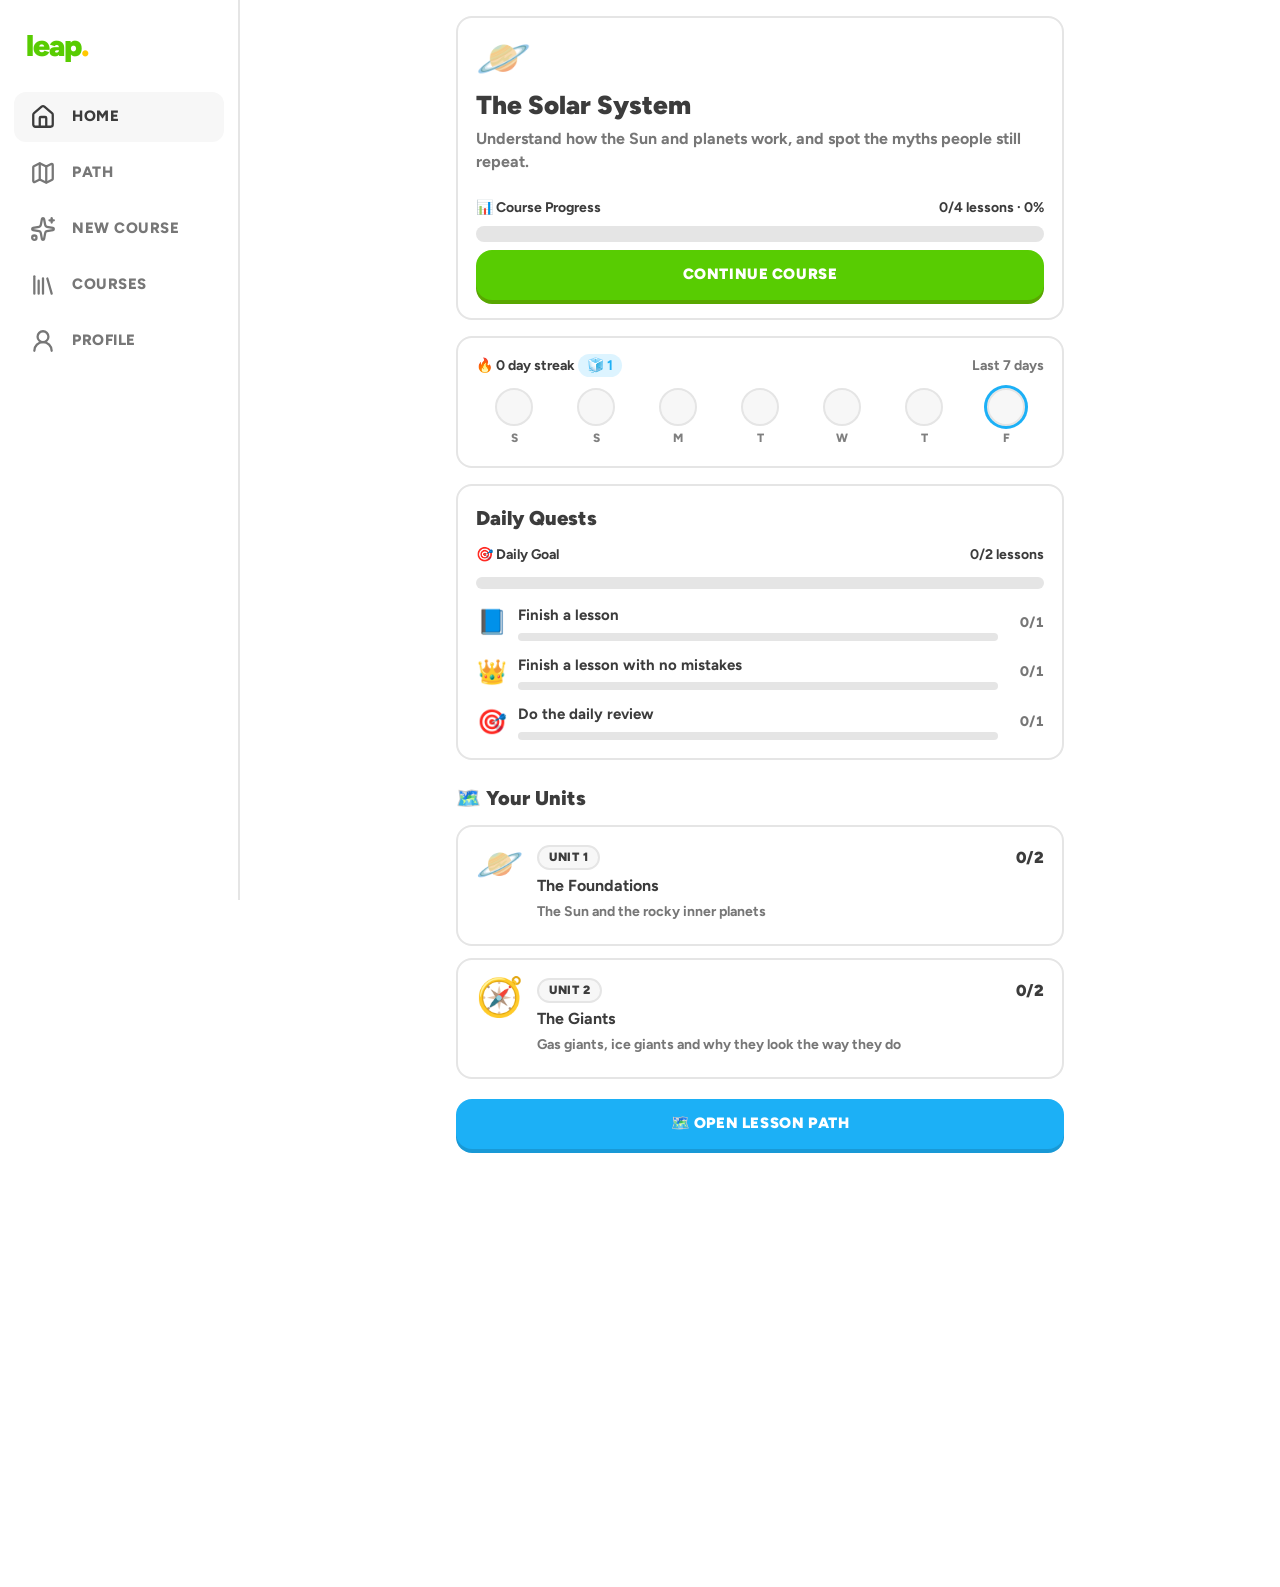
<file: index.html>
<!doctype html>
<html lang="en-GB">
  <head>
    <meta charset="UTF-8" />
    <meta name="viewport" content="width=device-width, initial-scale=1.0, maximum-scale=1.0, user-scalable=no, viewport-fit=cover" />
    <meta name="theme-color" content="#58cc02" />
    <meta http-equiv="Cache-Control" content="no-cache, must-revalidate" />
    <link rel="icon" href="data:image/svg+xml,<svg xmlns=%22http://www.w3.org/2000/svg%22 viewBox=%220 0 100 100%22><text y=%22.9em%22 font-size=%2290%22>🐸</text></svg>" />
    <link rel="apple-touch-icon" href="./leap-icon-180.png" />
    <link rel="manifest" href="./leap.webmanifest" />
    <meta name="apple-mobile-web-app-capable" content="yes" />
    <meta name="mobile-web-app-capable" content="yes" />
    <meta name="apple-mobile-web-app-title" content="Leap" />
    <meta name="apple-mobile-web-app-status-bar-style" content="black-translucent" />
    <link rel="preconnect" href="https://fonts.googleapis.com" />
    <link rel="preconnect" href="https://fonts.gstatic.com" crossorigin />
    <link href="https://fonts.googleapis.com/css2?family=Figtree:wght@500;600;700;800;900&display=swap" rel="stylesheet" />
    <title>Leap · learn anything</title>
    <script type="module" crossorigin src="./assets/learn-DEtTeI2s.js"></script>
    <link rel="stylesheet" crossorigin href="./assets/learn-m3AucYRx.css">
  </head>
  <body>
    <div id="root"></div>
  </body>
</html>
</file>
<file: assets/learn-m3AucYRx.css>
:root{--bg:#fff;--surface:#fff;--surface-2:#f7f7f7;--tile:#f1f3f0;--border:#e5e5e5;--text:#3c3c3c;--muted:#777;--green:#58cc02;--green-dark:#58a700;--green-soft:#d7ffb8;--blue:#1cb0f6;--blue-dark:#1899d6;--blue-soft:#ddf4ff;--red:#ff4b4b;--red-dark:#ea2b2b;--red-soft:#ffdfe0;--gold:#ffc800;--gold-dark:#e5a500;--purple:#ce82ff;--purple-dark:#a568cc;--orange:#ff9600;--orange-dark:#e08500;--pink:#ff86d0;--pink-dark:#db6cb0;--teal:#00cd9c;--teal-dark:#00a67e;--locked:#e5e5e5;--locked-dark:#cecece;--radius:16px;--select-text:var(--blue-dark);--right-text:var(--green-dark);--wrong-text:var(--red-dark);--title:var(--green-dark);--em:#9b51e0;--lightningcss-light:initial;--lightningcss-dark: ;color-scheme:light dark}@media (prefers-color-scheme:dark){:root{--lightningcss-light: ;--lightningcss-dark:initial}:root:not([data-theme=light]){--bg:#131f24;--surface:#131f24;--surface-2:#202f36;--tile:#0e171b;--border:#37464f;--text:#f1f7fb;--muted:#8a9ba5;--green-soft:#1f3a12;--blue-soft:#10334a;--red-soft:#3f1c1f;--locked:#37464f;--locked-dark:#2a383f;--select-text:var(--blue);--right-text:var(--green);--wrong-text:var(--red);--title:var(--green);--em:var(--purple);--lightningcss-light: ;--lightningcss-dark:initial;color-scheme:dark}}:root[data-theme=dark]{--bg:#131f24;--surface:#131f24;--surface-2:#202f36;--tile:#0e171b;--border:#37464f;--text:#f1f7fb;--muted:#8a9ba5;--green-soft:#1f3a12;--blue-soft:#10334a;--red-soft:#3f1c1f;--locked:#37464f;--locked-dark:#2a383f;--select-text:var(--blue);--right-text:var(--green);--wrong-text:var(--red);--title:var(--green);--em:var(--purple);--lightningcss-light: ;--lightningcss-dark:initial;color-scheme:dark}*{box-sizing:border-box}html{-webkit-text-size-adjust:100%}body{background:var(--bg);color:var(--text);margin:0;font-family:Figtree,system-ui,-apple-system,Segoe UI,sans-serif;font-size:16px;font-weight:700;line-height:1.45}h1{margin:0 0 6px;font-size:26px;font-weight:900;line-height:1.2}h2{margin:0 0 10px;font-size:20px;font-weight:900}p{margin:0 0 10px}a{color:var(--blue)}button{font:inherit;color:inherit;cursor:pointer}button:disabled{cursor:default}.muted{color:var(--muted)}.small{font-size:14px}.tiny{margin:6px 0 0;font-size:13px}.good{color:var(--green)}.grow{flex:1;min-width:0}.row-between{justify-content:space-between;align-items:center;gap:10px;display:flex}.stack{flex-direction:column;gap:12px;width:100%;display:flex}.big-emoji{margin-bottom:8px;font-size:52px;line-height:1}.danger-text{color:var(--red)!important}.shell{min-height:100vh;display:flex}.side{border-right:2px solid var(--border);flex-direction:column;flex-shrink:0;gap:6px;width:240px;height:100vh;padding:24px 14px;display:flex;position:sticky;top:0}.logo{color:var(--green);letter-spacing:-1px;padding:0 12px 18px;font-size:30px;font-weight:900}.logo span{color:var(--gold)}.logo-mobile{padding:0;font-size:26px;display:none}.side-link{color:var(--muted);text-transform:uppercase;letter-spacing:.5px;border:2px solid #0000;border-radius:12px;align-items:center;gap:16px;padding:10px 14px;font-size:15px;font-weight:800;text-decoration:none;display:flex}.side-link:hover{background:var(--surface-2)}.side-link{color:var(--muted)}.side-link.active{color:var(--text);background:var(--surface-2);border-color:#0000}.side-link:focus-visible{outline:2px solid var(--muted);outline-offset:2px}.side-icon{place-items:center;display:inline-grid}.content{flex:1;min-width:0}.topbar{z-index:10;background:var(--bg);padding:calc(12px + env(safe-area-inset-top,0px)) 24px 12px;border-bottom:2px solid var(--border);justify-content:flex-end;align-items:center;gap:12px;display:flex;position:sticky;top:0}.stats{align-items:center;gap:6px;display:flex}.stat{color:var(--text);white-space:nowrap;border-radius:12px;align-items:center;gap:4px;padding:6px 10px;font-weight:800;text-decoration:none;display:inline-flex}.stat-emoji{font-size:22px}.stat.streak-on{color:var(--orange)}.stat.xp{color:var(--gold-dark)}.stat.hearts{color:var(--red)}.page{max-width:640px;margin:0 auto;padding:24px 16px 120px}@media (width<=860px){.side{z-index:20;width:auto;height:auto;padding:6px 8px calc(6px + env(safe-area-inset-bottom));border-right:0;border-top:2px solid var(--border);background:var(--bg);flex-direction:row;justify-content:space-around;position:fixed;inset:auto 0 0}.side .logo,.side-label{display:none}.side-link{padding:8px 16px}.logo-mobile{display:block}.topbar{padding:calc(10px + env(safe-area-inset-top,0px)) 16px 10px;justify-content:space-between}.page{padding-bottom:110px}}@media (width<=400px){.stat{padding:6px;font-size:15px}.logo-mobile{font-size:22px}}.btn{--c:var(--green);--d:var(--green-dark);background:var(--c);color:#fff;min-height:50px;box-shadow:0 4px 0 var(--d);text-transform:uppercase;letter-spacing:.6px;-webkit-tap-highlight-color:transparent;border:0;border-radius:16px;justify-content:center;align-items:center;gap:8px;padding:12px 22px;font-size:15px;font-weight:900;text-decoration:none;transition:transform 60ms,box-shadow 60ms,filter .15s;display:inline-flex}.btn:hover:not(:disabled){filter:brightness(1.06)}.btn:active:not(:disabled){box-shadow:0 0 0 var(--d);transform:translateY(4px)}.btn:disabled,.btn.is-disabled{--c:var(--locked);--d:var(--locked-dark);color:var(--muted);pointer-events:none}.btn.blue{--c:var(--blue);--d:var(--blue-dark)}.btn.red{--c:var(--red);--d:var(--red-dark)}.btn.gold{--c:var(--gold);--d:var(--gold-dark);color:#4b3800}.btn.ghost{--c:transparent;--d:var(--border);color:var(--blue);border:2px solid var(--border);box-shadow:0 2px 0 var(--border)}.btn.wide{width:100%}.small-btn{min-height:38px;padding:8px 14px;font-size:13px}.icon-btn{color:var(--muted);background:0 0;border:0;border-radius:10px;padding:6px 8px;font-size:22px}.icon-btn:hover{background:var(--surface-2)}.pbar{background:var(--locked);border-radius:99px;flex:1;min-width:40px;position:relative;overflow:hidden}.pbar-fill{border-radius:99px;min-width:0;height:100%;transition:width .5s cubic-bezier(.3,1.4,.6,1);position:relative}.pbar-fill.green{background:var(--green)}.pbar-fill.gold{background:var(--gold)}.pbar-fill.blue{background:var(--blue)}.pbar-fill.red{background:var(--red)}.pbar-fill.amber{background:var(--orange)}.pbar-shine{background:#ffffff59;border-radius:99px;height:26%;position:absolute;top:22%;left:8px;right:8px}.card{background:var(--surface);border:2px solid var(--border);border-radius:var(--radius);margin-bottom:16px;padding:18px}.empty{text-align:center;flex-direction:column;align-items:center;gap:4px;padding:40px 20px;display:flex}.empty p{max-width:32ch;margin-bottom:16px}.empty h2{text-wrap:balance}.course-card-top{align-items:flex-start;gap:14px;margin-bottom:14px;display:flex}.course-emoji{font-size:44px;line-height:1}.course-card .row-between{margin-bottom:8px}.course-card .btn{margin-top:16px}.goal-card .row-between{margin-bottom:8px}.unit{margin:28px 0 8px}.unit-banner{--c:var(--green);--d:var(--green-dark);background:var(--c);color:#fff;border-radius:var(--radius);box-shadow:0 4px 0 var(--d);justify-content:space-between;align-items:center;gap:14px;padding:16px 18px;display:flex}.unit-banner h2{margin:0 0 2px;font-size:19px}.unit-banner p{opacity:.92;margin:0;font-size:14px}.unit-banner.blue{--c:var(--blue);--d:var(--blue-dark)}.unit-banner.purple{--c:var(--purple);--d:var(--purple-dark)}.unit-banner.orange{--c:var(--orange);--d:var(--orange-dark)}.unit-banner.pink{--c:var(--pink);--d:var(--pink-dark)}.unit-banner.teal{--c:var(--teal);--d:var(--teal-dark)}.unit-progress{flex-direction:column;flex-shrink:0;align-items:flex-end;gap:4px;width:80px;font-size:13px;display:flex}.unit-progress .pbar{background:#0000002e;flex:none;width:100%}.nodes{flex-direction:column;align-items:center;gap:22px;padding:64px 0 10px;display:flex}.node-wrap{flex-direction:column;align-items:center;display:flex;position:relative}.node{--c:var(--green);--d:var(--green-dark);color:#fff;background:var(--c);width:74px;height:68px;box-shadow:0 7px 0 var(--d);border:0;border-radius:50%;font-size:30px;font-weight:900;transition:transform 60ms,box-shadow 60ms}.node:active:not(:disabled){box-shadow:0 1px 0 var(--d);transform:translateY(6px)}.node.blue{--c:var(--blue);--d:var(--blue-dark)}.node.purple{--c:var(--purple);--d:var(--purple-dark)}.node.orange{--c:var(--orange);--d:var(--orange-dark)}.node.pink{--c:var(--pink);--d:var(--pink-dark)}.node.teal{--c:var(--teal);--d:var(--teal-dark)}.node.done{--c:var(--gold);--d:var(--gold-dark)}.node.locked{--c:var(--locked);--d:var(--locked-dark);font-size:24px}.node-label{color:var(--muted);text-align:center;max-width:140px;margin-top:12px;font-size:13px;line-height:1.2}.start-bubble{background:var(--surface);border:2px solid var(--border);color:var(--green);letter-spacing:.5px;white-space:nowrap;z-index:1;border-radius:12px;padding:6px 12px;font-size:14px;font-weight:900;animation:1.2s ease-in-out infinite bob;position:absolute;top:-44px}.start-bubble:after{content:"";background:var(--surface);border-right:2px solid var(--border);border-bottom:2px solid var(--border);width:12px;height:12px;position:absolute;bottom:-8px;left:50%;transform:translate(-50%)rotate(45deg)}@keyframes bob{50%{transform:translateY(-5px)}}.mode{border:2px solid var(--border);background:var(--surface-2);border-radius:14px;margin:14px 0;padding:12px 14px;font-size:14px}.mode.smart{border-color:var(--purple);background:color-mix(in srgb, var(--purple) 12%, var(--bg))}.tabs{grid-template-columns:repeat(3,1fr);gap:10px;margin-bottom:16px;display:grid}.tab{text-align:center;border:2px solid var(--border);background:var(--surface);box-shadow:0 4px 0 var(--border);border-radius:16px;flex-direction:column;align-items:center;gap:4px;padding:14px 8px;display:flex}.tab.active{border-color:var(--blue);background:var(--blue-soft);box-shadow:0 4px 0 var(--blue)}.tab-icon{font-size:32px}.tab-label{font-size:15px;font-weight:900}.tab-hint{color:var(--muted);font-size:12px;line-height:1.25}.drop{border:3px dashed var(--border);text-align:center;cursor:pointer;word-break:break-word;border-radius:16px;flex-direction:column;align-items:center;gap:4px;margin-bottom:16px;padding:32px 16px;display:flex}.drop.drag,.drop:hover{border-color:var(--blue);background:var(--blue-soft)}.drop.has-file{border-color:var(--green);border-style:solid}.field{margin-bottom:16px}.field label{margin-bottom:8px;font-weight:900;display:block}.input{width:100%;font:inherit;color:var(--text);border:2px solid var(--border);background:var(--surface-2);border-radius:14px;outline:none;padding:14px 16px;font-weight:700}.input:focus{border-color:var(--blue)}.chips{flex-wrap:wrap;gap:8px;margin-top:12px;display:flex}.chip{border:2px solid var(--border);background:var(--surface);box-shadow:0 2px 0 var(--border);border-radius:99px;padding:6px 12px;font-size:14px}.chip:hover{border-color:var(--blue);color:var(--blue)}.error{background:var(--red-soft);color:var(--red);border-radius:12px;margin-bottom:14px;padding:12px 14px;font-size:14px}.building{text-align:center;margin-top:20px;padding:40px 22px}.building h2{margin:14px 0 18px}.building .pbar{height:18px}.building p{margin-top:10px}.building-mascot{font-size:72px;animation:.9s ease-in-out infinite hop;display:inline-block}@keyframes hop{0%,to{transform:translateY(0)scaleY(1)}40%{transform:translateY(-22px)scaleY(1.05)}80%{transform:translateY(0)scaleY(.9)}}.tip{background:var(--surface-2);border-radius:14px;margin-top:26px;padding:14px;font-size:14px}.course-list{margin-top:16px}.courses>.row-between{margin-bottom:16px}.course-row{flex-wrap:wrap;align-items:center;gap:8px;padding:14px;display:flex}.course-row.active{border-color:var(--green)}.course-row-main{text-align:left;background:0 0;border:0;flex:1;align-items:flex-start;gap:14px;min-width:0;padding:0;display:flex}.course-row-main .course-emoji{align-self:flex-start;font-size:38px}.course-row-main .row-between{margin-top:2px}.course-row-main strong{text-overflow:ellipsis;overflow:hidden}.pct{text-align:right;flex-shrink:0;width:40px}.pill{background:var(--green);color:#fff;text-transform:uppercase;border-radius:99px;flex-shrink:0;padding:2px 8px;font-size:11px}.confirm{flex-wrap:wrap;align-items:center;gap:8px;width:100%;margin-top:8px;display:flex}.level-card{align-items:center;gap:18px;display:flex}.level-card .row-between{margin-bottom:6px}.level-badge{background:var(--blue);color:#fff;width:72px;height:72px;box-shadow:0 5px 0 var(--blue-dark);border-radius:22px;flex-shrink:0;place-items:center;font-size:34px;font-weight:900;display:grid}.stat-grid{grid-template-columns:repeat(4,1fr);gap:10px;margin-bottom:16px;display:grid}.stat-grid .card{text-align:center;flex-direction:column;align-items:center;margin:0;padding:14px 10px;display:flex}.stat-big{font-size:20px;font-weight:900}@media (width<=520px){.stat-grid{grid-template-columns:repeat(2,1fr)}}.week{align-items:stretch;gap:8px;height:150px;margin-top:8px;display:flex}.week-col{flex-direction:column;flex:1;align-items:center;gap:4px;display:flex}.week-val{color:var(--muted);height:16px;font-size:12px}.week-track{background:var(--surface-2);border-radius:10px;flex:1;width:100%;max-width:36px;position:relative}.week-bar{background:var(--gold);border-radius:10px;min-height:0;transition:height .5s;position:absolute;bottom:0;left:0;right:0}.week-bar.hit{background:var(--green)}.week-goal{border-top:2px dashed var(--muted);opacity:.6;position:absolute;left:-3px;right:-3px}.week-day{color:var(--muted);font-size:13px}.week-day.today{color:var(--blue);font-weight:900}.badges{gap:14px;display:grid}.badge{opacity:.75;align-items:center;gap:14px;display:flex}.badge.got{opacity:1}.badge .pbar{height:8px;margin-top:6px}.badge-icon{background:var(--surface-2);filter:grayscale();border-radius:16px;flex-shrink:0;place-items:center;width:54px;height:54px;font-size:30px;display:grid}.badge.got .badge-icon{background:color-mix(in srgb, var(--gold) 30%, var(--bg));filter:none}.goal-options{grid-template-columns:repeat(2,1fr);gap:10px;display:grid}.goal-opt{border:2px solid var(--border);background:var(--surface);text-align:left;box-shadow:0 3px 0 var(--border);border-radius:14px;flex-direction:column;padding:12px;display:flex}.goal-opt span{color:var(--muted);font-size:13px}.goal-opt.active{border-color:var(--blue);background:var(--blue-soft);box-shadow:0 3px 0 var(--blue)}.key-row{gap:10px;display:flex}.key-row .btn{min-height:52px}.toggle{cursor:pointer;align-items:center;gap:10px;margin-bottom:14px;display:flex}.toggle input{width:20px;height:20px;accent-color:var(--green)}.lesson{flex-direction:column;min-height:100dvh;display:flex}.lesson-top{align-items:center;gap:14px;width:100%;max-width:1000px;margin:0 auto;padding:22px 16px 10px;display:flex}.lesson-top .pbar{height:16px}.lesson-body{flex:1;width:100%;max-width:640px;margin:0 auto;padding:20px 16px 200px}.pop{animation:.25s ease-out pop}@keyframes pop{0%{opacity:0;transform:translateY(10px)}to{opacity:1;transform:none}}.teach-label{color:var(--purple);text-transform:uppercase;letter-spacing:.5px;margin-bottom:14px;font-size:14px;font-weight:900}.teach-card{border:2px solid var(--border);box-shadow:0 4px 0 var(--border);background:var(--surface);border-radius:20px;padding:26px 22px;font-size:22px;line-height:1.45}.dots{justify-content:center;gap:8px;margin-top:18px;display:flex}.dots span{background:var(--locked);border-radius:50%;width:10px;height:10px}.dots span.on{background:var(--purple)}.retry-tag{color:var(--orange);text-transform:uppercase;margin-bottom:8px;font-size:14px;font-weight:900}.ex-title{text-transform:uppercase;letter-spacing:.5px;margin-bottom:10px;font-size:13px;font-weight:900}.ex-prompt{white-space:pre-line;margin-bottom:22px;font-size:19px}.ex-prompt.statement{border:2px solid var(--border);background:var(--surface-2);border-radius:16px;padding:18px}.choices{gap:12px;display:grid}.choice{text-align:left;border:2px solid var(--border);background:var(--surface);width:100%;min-height:58px;box-shadow:0 4px 0 var(--border);border-radius:16px;align-items:center;gap:14px;padding:14px 16px;font-size:17px;transition:transform 60ms;display:flex}.choice:active:not(:disabled){box-shadow:0 1px 0 var(--border);transform:translateY(3px)}.choice.selected{border-color:var(--blue);background:var(--blue-soft);box-shadow:0 4px 0 var(--blue);color:var(--select-text)}.choice.is-right{border-color:var(--green);background:var(--green-soft);box-shadow:0 4px 0 var(--green)}.choice.is-wrong{border-color:var(--red);background:var(--red-soft);box-shadow:0 4px 0 var(--red)}.choice-key{border:2px solid var(--border);width:30px;height:30px;color:var(--muted);border-radius:8px;flex-shrink:0;place-items:center;font-size:14px;display:grid}.choice.selected .choice-key{border-color:var(--blue);color:var(--blue)}.tf{grid-template-columns:1fr 1fr;gap:12px;display:grid}.tf-btn{text-align:center;flex-direction:column;justify-content:center;padding:22px 10px;font-size:19px;font-weight:900}.tf-icon{font-size:34px}.cloze-sentence{font-size:22px;line-height:2.1}.gap{border:0;border-bottom:3px solid var(--muted);text-align:center;vertical-align:baseline;background:0 0;min-width:90px;margin:0 4px;padding:0 12px;font-weight:900;line-height:1.6;display:inline-block}.gap.filled{border:2px solid var(--border);background:var(--surface);border-bottom-width:4px;border-radius:12px}.tiles{border-top:2px solid var(--border);flex-wrap:wrap;justify-content:center;gap:10px;padding-top:18px;display:flex}.tile{border:2px solid var(--border);background:var(--surface);box-shadow:0 4px 0 var(--border);border-radius:14px;padding:10px 16px;font-size:17px}.tile.used{background:var(--locked);color:#0000;box-shadow:none}.match{grid-template-columns:1fr 1fr;gap:12px;display:grid}.match-col{flex-direction:column;gap:12px;display:flex}.match-item{border:2px solid var(--border);background:var(--surface);min-height:62px;box-shadow:0 4px 0 var(--border);border-radius:14px;flex:1;padding:10px 12px;font-size:15px;line-height:1.25;transition:opacity .3s,transform 60ms}.match-item.selected{border-color:var(--blue);background:var(--blue-soft);box-shadow:0 4px 0 var(--blue)}.match-item.matched{border-color:var(--green);background:var(--green-soft);box-shadow:none;opacity:.45}.match-item.wrong{border-color:var(--red);background:var(--red-soft);animation:.35s shake}@keyframes shake{25%{transform:translate(-6px)}75%{transform:translate(6px)}}.check-bar{border-top:2px solid var(--border);background:var(--bg);padding:20px 16px calc(20px + env(safe-area-inset-bottom));z-index:30;position:fixed;bottom:0;left:0;right:0}.check-bar.right{background:var(--green-soft);border-color:#0000}.check-bar.wrong{background:var(--red-soft);border-color:#0000}.check-inner{justify-content:space-between;align-items:center;gap:16px;max-width:1000px;margin:0 auto;display:flex}.check-inner .btn{min-width:150px}.feedback{flex:1;align-items:flex-start;gap:14px;min-width:0;display:flex}.feedback strong{font-size:22px;font-weight:900}.feedback p{margin:2px 0 0;font-size:15px}.feedback .note{opacity:.85;font-size:14px}.right .feedback{color:var(--right-text)}.wrong .feedback{color:var(--wrong-text)}.feedback-icon{background:var(--bg);border-radius:50%;flex-shrink:0;place-items:center;width:52px;height:52px;font-size:26px;font-weight:900;display:grid}@media (width<=600px){.check-inner{flex-direction:column;align-items:stretch}.check-inner>span:empty{display:none}.check-inner .btn{width:100%}.feedback-icon{display:none}.teach-card{font-size:20px}}.done-screen,.out-screen{text-align:center;justify-content:center;align-items:center;position:relative;overflow:hidden}.done-inner{flex-direction:column;align-items:center;width:100%;max-width:480px;padding:40px 16px 160px;display:flex}.done-mascot{font-size:96px;animation:1s ease-in-out 3 hop}.done-inner h1{color:var(--gold-dark);margin:10px 0 8px;font-size:30px}.out-screen .done-inner h1{color:var(--red)}.done-stats{grid-template-columns:repeat(3,1fr);gap:10px;width:100%;margin:20px 0;display:grid}.done-stat{border:2px solid var(--c);border-radius:16px;flex-direction:column;display:flex;overflow:hidden}.done-stat span{background:var(--c);color:#fff;text-transform:uppercase;padding:4px;font-size:12px;font-weight:900}.done-stat strong{padding:12px 4px;font-size:18px}.done-stat.gold{--c:var(--gold)}.done-stat.green{--c:var(--green)}.done-stat.blue{--c:var(--blue)}.streak-line{color:var(--orange);font-size:20px;font-weight:900}.done-course{text-align:left;width:100%;margin-top:10px}.done-course .row-between{margin-bottom:8px}.done-course .pbar{height:14px}.confetti{pointer-events:none;z-index:0;position:fixed;inset:0}.confetti i{border-radius:3px;width:10px;height:16px;animation:linear forwards fall;position:absolute;top:-20px}@keyframes fall{to{top:110%;transform:rotate(720deg)translate(40px)}}.done-inner,.done-screen .check-bar{z-index:1;position:relative}.done-screen .check-bar{position:fixed}.modal-bg{z-index:50;background:#00000080;place-items:center;padding:16px;display:grid;position:fixed;inset:0}.modal{background:var(--bg);text-align:center;border-radius:20px;flex-direction:column;align-items:center;gap:10px;width:100%;max-width:380px;padding:28px 20px 20px;display:flex}@media (prefers-reduced-motion:reduce){*,:before,:after{transition:none!important;animation:none!important}}.method{grid-template-columns:1fr 1fr;gap:10px;margin:4px 0 18px;display:grid}.method-opt{text-align:left;border:2px solid var(--border);background:var(--surface);box-shadow:0 3px 0 var(--border);border-radius:14px;flex-direction:column;gap:2px;padding:12px 14px;display:flex}.method-opt span{color:var(--muted);font-size:13px;line-height:1.3}.method-opt.active{border-color:var(--purple);background:color-mix(in srgb, var(--purple) 12%, var(--bg));box-shadow:0 3px 0 var(--purple)}.steps{flex-direction:column;gap:18px;margin:0;padding:0;list-style:none;display:flex}.step{align-items:flex-start;gap:14px;display:flex}.step-num{background:var(--purple);color:#fff;border-radius:50%;flex-shrink:0;place-items:center;width:34px;height:34px;font-weight:900;display:grid}.step strong{margin:5px 0 6px;display:block}.step-actions{flex-wrap:wrap;gap:10px;margin-top:8px;display:flex}.step-actions .btn{flex:150px}.prompt-box{margin-top:10px;font-size:14px}.prompt-box summary{cursor:pointer;color:var(--blue)}.prompt-box textarea,.json-paste{width:100%;color:var(--text);background:var(--surface-2);border:2px solid var(--border);resize:vertical;border-radius:12px;margin-top:8px;padding:10px;font:16px/1.4 ui-monospace,SFMono-Regular,Menlo,monospace}.or-label{text-align:center;margin:12px 0 0;display:block}.json-paste{margin-bottom:10px}.step .error{margin:0 0 10px}@media (width<=420px){.method{grid-template-columns:1fr}}.section-title{margin:24px 0 12px;font-size:20px}.path-title{text-align:center;margin:0 0 4px;font-size:22px}.unit-row{color:inherit;align-items:center;gap:14px;margin-bottom:12px;text-decoration:none;display:flex}.unit-row:hover{border-color:var(--blue)}.unit-row-emoji{font-size:38px;line-height:1}.unit-row-main{flex-direction:column;flex:1;gap:4px;min-width:0;display:flex}.unit-row-count{color:var(--muted);font-weight:800}.home-page .btn.wide{margin-top:8px}.unit-emoji{flex-shrink:0;font-size:40px;line-height:1}.unit-banner-text{flex:1;min-width:0}.unit-banner{justify-content:flex-start}.unit-progress{margin-left:auto}.teach-art{text-align:center;margin:4px 0 22px;font-size:96px;line-height:1;animation:.5s cubic-bezier(.3,1.5,.6,1) art-pop}@keyframes art-pop{0%{opacity:0;transform:scale(.5)rotate(-8deg)}to{opacity:1;transform:none}}@media (prefers-reduced-motion:reduce){.teach-art{animation:none}}.done-check{width:132px;height:132px;animation:.6s cubic-bezier(.3,1.6,.6,1) both check-pop,1.2s ease-in-out 1s 2 check-bounce;overflow:visible}.dc-ring{fill:none;stroke:var(--gold);stroke-width:5px;stroke-dasharray:340;stroke-dashoffset:340px;animation:.6s ease-out .1s forwards dc-draw}.dc-fill{fill:var(--green);filter:drop-shadow(0 5px 0 var(--green-dark));transform-origin:60px 60px;animation:.5s cubic-bezier(.3,1.6,.6,1) .15s both check-pop}.dc-tick{fill:none;stroke:#fff;stroke-width:11px;stroke-linecap:round;stroke-linejoin:round;stroke-dasharray:80;stroke-dashoffset:80px;animation:.45s ease-out .55s forwards dc-draw}.dc-spark{stroke:var(--gold);stroke-width:5px;stroke-linecap:round;opacity:0;transform-origin:60px 60px;animation:.7s ease-out both dc-spark}@keyframes dc-draw{to{stroke-dashoffset:0}}@keyframes check-pop{0%{transform:scale(0)}to{transform:scale(1)}}@keyframes check-bounce{50%{transform:scale(1.08)}}@keyframes dc-spark{0%{opacity:0;transform:scale(.6)}40%{opacity:1}to{opacity:0;transform:scale(1.35)}}@media (prefers-reduced-motion:reduce){.done-check,.dc-fill,.dc-spark{animation:none}.dc-ring,.dc-tick{stroke-dashoffset:0;animation:none}.dc-spark{opacity:0}}.teach{text-align:center;flex-direction:column;justify-content:center;align-items:center;min-height:calc(100dvh - 400px);display:flex}.teach-label{margin-bottom:8px}.teach-art{margin-bottom:18px}.teach-card{text-align:center;width:100%}.btn.btn:disabled,.btn.btn.is-disabled{--c:var(--locked);--d:var(--locked-dark);color:var(--muted)}.btn.btn.ghost:disabled{--c:transparent;--d:var(--border)}.teach{justify-content:flex-start}.teach-label{align-self:stretch;margin-bottom:0}.teach-body{flex-direction:column;flex:1;justify-content:center;align-items:center;width:100%;display:flex}.speak-btn{border:2px solid var(--border);background:var(--surface);width:48px;height:44px;box-shadow:0 3px 0 var(--border);border-radius:14px;font-size:22px}.speak-btn:active{box-shadow:0 1px 0 var(--border);transform:translateY(2px)}.speak-btn.big{border-color:var(--blue);background:var(--blue-soft);width:76px;height:64px;box-shadow:0 4px 0 var(--blue);font-size:32px}.listen{flex-direction:column;align-items:center;gap:6px;margin-bottom:18px;display:flex}.phrase-card{flex-direction:column;align-items:center;gap:8px;display:flex}.phrase-text{font-size:34px;font-weight:900;line-height:1.2}.phrase-say{color:var(--purple);letter-spacing:.5px;font-size:18px;font-weight:800}.phrase-meaning{color:var(--muted);margin-bottom:8px;font-size:20px}.lang-grid{grid-template-columns:repeat(2,1fr);gap:10px;margin:8px 0 12px;display:grid}.lang-opt{border:2px solid var(--border);background:var(--surface);box-shadow:0 3px 0 var(--border);text-align:left;border-radius:14px;align-items:center;gap:10px;padding:12px;font-size:16px;font-weight:800;display:flex}.lang-opt.active{border-color:var(--blue);background:var(--blue-soft);box-shadow:0 3px 0 var(--blue)}.lang-flag{font-size:28px;line-height:1}.backup-row{flex-wrap:wrap;gap:10px;margin-top:14px;display:flex}.listen-btn{border:2px solid var(--blue);background:var(--blue-soft);width:100%;min-height:64px;color:var(--blue);box-shadow:0 4px 0 var(--blue);text-transform:uppercase;letter-spacing:.5px;border-radius:16px;justify-content:center;align-items:center;gap:12px;margin-bottom:22px;font-size:17px;font-weight:900;display:flex}.listen-btn span{font-size:28px}.listen-btn:active{box-shadow:0 1px 0 var(--blue);transform:translateY(3px)}.ex-title{color:var(--title)}.cloze-sentence{line-height:1.6}.gap{min-width:80px;padding:2px 12px;line-height:1.3}.gap.static{min-width:60px}.ex.has-dock{padding-bottom:96px}.listen-btn.dock{left:50%;bottom:calc(118px + env(safe-area-inset-bottom,0px));z-index:25;width:calc(100% - 32px);max-width:608px;margin:0;position:fixed;transform:translate(-50%)}.listen-btn.dock:active{transform:translate(-50%,3px)}.em{color:var(--em);font-weight:900}.feedback .em{color:inherit;font-size:inherit;font-weight:900;text-decoration:none}.hint-wrap{display:inline-block;position:relative}.hint-word{font:inherit;color:inherit;-webkit-text-decoration:underline dotted;text-decoration:underline dotted;text-decoration-thickness:2px;-webkit-text-decoration-color:var(--muted);text-decoration-color:var(--muted);text-underline-offset:4px;cursor:pointer;background:0 0;border:0;padding:0}.hint-word.open{color:var(--blue);-webkit-text-decoration-color:var(--blue);text-decoration-color:var(--blue)}.hint-bubble{z-index:40;background:var(--surface);color:var(--text);border:2px solid var(--border);box-shadow:0 4px 0 var(--border);white-space:nowrap;text-overflow:ellipsis;border-radius:12px;max-width:70vw;padding:6px 12px;font-size:15px;font-weight:800;position:absolute;bottom:calc(100% + 8px);left:50%;overflow:hidden;transform:translate(-50%)}.hint-bubble:after{content:"";border:7px solid #0000;border-top-color:var(--border);position:absolute;top:100%;left:50%;transform:translate(-50%)}.word-breakdown{flex-wrap:wrap;justify-content:center;gap:8px;margin:2px 0 10px;display:flex}.wb-item{background:var(--surface-2);border:2px solid var(--border);border-radius:12px;flex-direction:column;align-items:center;padding:6px 10px;display:flex}.wb-word{font-size:17px;font-weight:900}.wb-meaning{color:var(--muted);font-size:13px}.teach-nav{gap:12px;display:flex}.teach-nav .btn{flex:1;min-width:0}@media (width>=601px){.teach-nav .btn{min-width:120px}}.unit-banner{flex-direction:column;align-items:stretch;gap:12px}.unit-banner-top{align-items:center;gap:14px;display:flex}.unit-progress{flex-direction:row;align-items:center;gap:10px;width:100%;margin-left:0}.unit-progress .pbar{flex:1}.unit-progress span{text-align:right;min-width:34px;font-weight:900}.jump-btn{box-sizing:border-box;text-align:center;color:#fff;letter-spacing:.3px;background:#0000001f;border:2px solid #ffffffb3;border-radius:12px;align-self:stretch;width:100%;padding:10px 12px;font-size:14px;font-weight:900;display:block}.jump-btn:active{transform:translateY(2px)}.node.quiz{width:84px;height:76px;font-size:34px}.test-tag{color:var(--purple);text-transform:uppercase;letter-spacing:.5px;margin-bottom:10px;font-size:13px;font-weight:900}.page{padding-bottom:calc(140px + env(safe-area-inset-bottom,0px))}.home-page>.btn.wide:last-child{margin-bottom:8px}.complete-box{background:color-mix(in srgb, var(--gold) 18%, var(--bg));border-radius:14px;flex-direction:column;gap:4px;margin-top:16px;padding:14px;display:flex}.complete-box strong{font-size:18px}.complete-actions{flex-direction:column;gap:10px;margin-top:8px;display:flex}.complete-actions .btn{flex:none;width:100%;margin-top:0!important}.done-stats.two{grid-template-columns:repeat(2,1fr)}.check-inner.stack-buttons{justify-content:flex-end}.row-actions{gap:2px;display:flex}.pill.muted-pill{background:var(--locked-dark);color:var(--text)}.archive-note{margin:-6px 0 8px}.nodes{gap:56px}.unit-row-emoji{align-self:flex-start}.q-num{color:var(--muted);text-transform:uppercase;letter-spacing:.5px;margin-bottom:6px;font-size:13px;font-weight:900}.q-num .retry-tag{font-size:inherit;margin:0;display:inline}.unit-banner-top{align-items:flex-start}.home-page .course-card-top{flex-direction:column;gap:10px}.unit-row-head{justify-content:space-between;align-items:baseline;gap:12px;display:flex}.unit-row-head .unit-row-count{color:var(--text);flex-shrink:0;font-weight:900}.home-page .delete-course{margin-top:12px}.unit-row-head{align-items:center}.unit-pill{background:var(--surface-2);border:2px solid var(--border);color:var(--text);text-transform:uppercase;letter-spacing:.5px;border-radius:99px;padding:2px 10px;font-size:12px;font-weight:900;display:inline-block}.teach-art{margin:28px 0 16px;font-size:67px}.path-title{text-wrap:balance;flex-direction:column;align-items:center;gap:6px;display:flex}.path-title-emoji{font-size:56px;line-height:1}.path-title,.teach-card,.phrase-meaning,.done-inner h1,.done-inner p,.modal h2,.modal p,.empty h2,.empty p,.building h2,.tip,.node-label,.unit-banner h2,.feedback p,.feedback strong,.teach-card{text-wrap:balance}.video-box{background:var(--surface-2);border:2px solid var(--border);border-radius:14px;margin-top:14px;padding:14px}.video-note{margin:0 0 8px;font-size:15px}.video-steps{margin:0 0 12px;padding-left:20px;line-height:1.5}.video-box label{margin-bottom:6px;font-weight:900;display:block}.video-box .json-paste{margin:0 0 6px}@media (width<=860px){.side-link{background:0 0;border:0;flex:1;justify-content:center;padding:6px 0}.side-link:hover,.side-link.active{background:0 0}.side-icon{border-radius:17px;place-items:center;width:52px;height:34px;transition:background .2s,color .2s;display:grid}.side-link.active .side-icon{background:var(--surface-2)}}.unit-emoji.plate,.node-emoji.plate{background:#ffffffeb;border-radius:50%;place-items:center;display:inline-grid;box-shadow:inset 0 -3px #00000014}.unit-emoji.plate{width:56px;height:56px;font-size:32px}.node-emoji{place-items:center;line-height:1;display:inline-grid}.node-emoji.plate{width:46px;height:46px;font-size:26px}.cat-grid{grid-template-columns:repeat(3,1fr);gap:10px;margin-top:16px;display:grid}.cat-tile{text-align:center;background:var(--surface);border:2px solid var(--border);border-radius:var(--radius);min-width:0;color:inherit;font:inherit;cursor:pointer;flex-direction:column;align-items:stretch;gap:6px;padding:14px 8px 12px;display:flex}.cat-tile:active{transform:translateY(2px)}.cat-emoji{font-size:34px;line-height:1}.cat-name{text-overflow:ellipsis;white-space:nowrap;font-size:15px;overflow:hidden}.cat-tile .tiny{margin:0}.cat-tile .pbar{flex:none;width:100%;margin-top:4px}.cat-head{align-items:center;gap:4px;min-width:0;display:flex}.cat-head h1{text-overflow:ellipsis;white-space:nowrap;overflow:hidden}.cat-back{padding:0 8px 4px 0;font-size:32px;line-height:1;text-decoration:none}.rag-text{font-weight:900}.rag-text.red{color:var(--red)}.rag-text.amber{color:var(--orange)}.rag-text.green{color:var(--green)}.cat-tile.rag-red{border-color:color-mix(in srgb, var(--red) 55%, var(--border))}.cat-tile.rag-amber{border-color:color-mix(in srgb, var(--orange) 55%, var(--border))}.cat-tile.rag-green{border-color:color-mix(in srgb, var(--green) 55%, var(--border))}.cat-grid{margin-top:0}.courses>.course-row{margin-top:16px}.tabs{grid-template-columns:1fr;margin-top:16px}.tab{text-align:left;color:inherit;font:inherit;cursor:pointer;flex-direction:row;align-items:center;gap:16px;padding:16px 18px}.tab-text{flex-direction:column;gap:3px;min-width:0;display:flex}.tab-label{font-size:17px}.tab-hint{font-size:14px}.tab-icon{text-align:center;flex-shrink:0;width:44px}.change-course{margin-top:10px}.see-all{color:var(--blue);font-weight:900;text-decoration:none}.gate-bar{width:100%;max-width:280px;margin-top:8px;display:flex}.type-row{border:2px solid var(--border);background:var(--surface-2);border-bottom-width:4px;border-radius:16px;align-items:center;gap:4px;padding:6px 14px;display:flex}.type-row:focus-within{border-color:var(--blue)}.type-row.is-right{border-color:var(--green);background:var(--green-soft)}.type-row.is-wrong{border-color:var(--red);background:var(--red-soft)}.type-given{color:var(--blue);letter-spacing:.5px;font-size:24px;font-weight:900}.type-input{min-width:0;font:inherit;color:var(--text);background:0 0;border:0;outline:0;flex:1;padding:10px 0;font-size:24px;font-weight:800}.type-input::placeholder{color:var(--muted);font-size:18px;font-weight:600}.hint-btn{min-width:0}.hint-note{background:color-mix(in srgb, var(--gold) 16%, var(--bg));border-radius:14px;margin-top:16px;padding:12px 14px;font-size:15px;font-weight:700}.choice.ruled-out,.tile.ruled-out{opacity:.3;pointer-events:none;text-decoration:line-through}.path-end{text-align:center;background:color-mix(in srgb, var(--gold) 18%, var(--bg));border-radius:16px;flex-direction:column;align-items:stretch;gap:12px;margin:8px 0 24px;padding:16px;display:flex}.path-end strong{font-size:18px}.page{padding-top:calc(16px + env(safe-area-inset-top,0px))}.hearts-row{color:var(--red);justify-content:flex-end;align-items:center;margin:0 0 6px;font-size:18px;font-weight:800;display:flex}.goal-options{margin-top:16px}.goal-card-wrap{margin-bottom:4px}.settings-card .btn{width:100%;min-height:52px;margin-top:10px;padding:12px 16px;font-size:15px}.settings-card .backup-row{flex-flow:column;gap:0;margin-top:0}.settings-card .confirm{flex-direction:column;align-items:stretch;gap:0}.settings-card .confirm .small{margin-bottom:4px}.course-card{position:relative}.card-hearts{color:var(--red);font-size:18px;font-weight:800;position:absolute;top:14px;right:16px}.archive-delete{margin-top:12px}.archive-confirm{flex-direction:column;gap:8px;margin-top:12px;display:flex}.btn{letter-spacing:.6px;white-space:nowrap;text-transform:uppercase!important}.btn .btn-text{text-overflow:ellipsis;min-width:0;overflow:hidden}.btn{max-width:100%}.mode-switch{grid-template-columns:1fr 1fr;gap:8px;margin-bottom:16px;display:grid}.mode-switch button{border:2px solid var(--border);background:var(--surface);min-height:46px;color:var(--muted);text-transform:uppercase;letter-spacing:.5px;box-shadow:0 3px 0 var(--border);border-radius:14px;font-size:14px;font-weight:900}.mode-switch button.active{border-color:var(--blue);background:var(--blue-soft);color:var(--text);box-shadow:0 3px 0 var(--blue)}.auto-box{flex-direction:column;gap:10px;display:flex}.link-btn{color:var(--muted);background:0 0;border:0;align-self:center;padding:6px;text-decoration:underline}.hearts-row{gap:14px}.streak-chip{color:var(--orange)}.card-hearts{gap:14px;display:flex}.model-row{grid-template-columns:repeat(3,1fr);gap:8px;display:grid}.model-row button{border:2px solid var(--border);background:var(--surface);min-height:42px;color:var(--muted);box-shadow:0 3px 0 var(--border);border-radius:12px;font-weight:900}.model-row button.active{border-color:var(--blue);background:var(--blue-soft);color:var(--text);box-shadow:0 3px 0 var(--blue)}.jobs{flex-direction:column;gap:8px;margin-bottom:12px;display:flex}.job{border:2px solid var(--border);background:var(--surface);border-radius:16px;align-items:center;gap:10px;padding:12px 14px;display:flex}.job.done{border-color:var(--green)}.job.error{border-color:var(--red)}.job-text{flex-direction:column;flex:1;gap:2px;min-width:0;display:flex}.job-icon{color:var(--blue);flex:none;place-items:center;display:grid}.job-icon.done{color:var(--green)}.job-icon.error{color:var(--red,#ff4b4b)}.job-icon.running svg{animation:.9s linear infinite job-spin}@keyframes job-spin{to{transform:rotate(360deg)}}@media (prefers-reduced-motion:reduce){.job-icon.running svg{animation-duration:2.5s}}.job-btn{width:auto;min-height:38px;padding:6px 14px;font-size:13px}.job-x{color:var(--muted);background:0 0;border:0;padding:6px;font-size:16px}.unit-row.complete,.unit-row.complete:hover,.unit-row.complete:focus{border-color:var(--green)}.lesson.typing{left:0;right:0;top:var(--vvt,0px);height:var(--vvh,100dvh);z-index:20;background:var(--bg);min-height:0;position:fixed;overflow:hidden}.lesson.typing .lesson-top{padding-top:calc(12px + env(safe-area-inset-top,0px));flex:none}.lesson.typing .lesson-body{overscroll-behavior:contain;flex:1;min-height:0;padding-bottom:16px;overflow-y:auto}.lesson.typing .check-bar{padding:12px 16px calc(12px + env(safe-area-inset-bottom,0px));flex:none;position:static}.lesson.typing .check-inner{flex-direction:row;align-items:center;gap:10px}.lesson.typing .check-inner .btn{flex:1;width:auto;min-width:0}.lesson.typing .check-inner>span:empty{display:none}.lesson.typing .feedback{flex:1;min-width:0}.job-title{text-overflow:ellipsis;white-space:nowrap;overflow:hidden}.lesson.typing .check-bar{padding:10px 16px 8px}.lesson.typing .lesson-top{padding-top:calc(8px + env(safe-area-inset-top,0px));padding-bottom:4px}.lesson.typing .lesson-body{padding-top:12px;padding-bottom:20px}.lesson.typing .ex-prompt{margin-bottom:14px}.feedback .fb-label{text-transform:uppercase;letter-spacing:.9px;opacity:.65;margin-bottom:2px;font-size:11px;font-weight:900;display:block}.feedback .fb-answer{margin-top:8px}.feedback .fb-value{font-size:18px;font-weight:900;line-height:1.3;display:block}.feedback .note{border-top:2px solid;border-top-color:color-mix(in srgb, currentColor 25%, transparent);opacity:1;margin-top:10px;padding-top:10px}.feedback .fb-why{color:var(--text);opacity:.9;font-size:15px;font-weight:600;line-height:1.45;display:block}.feedback .fb-why .em{color:var(--text)}.lesson.typing .check-bar.right .check-inner,.lesson.typing .check-bar.wrong .check-inner{flex-direction:column;align-items:stretch;gap:12px}.lesson.typing .check-bar.right .check-inner .btn,.lesson.typing .check-bar.wrong .check-inner .btn{flex:none;width:100%}.lesson.typing .check-bar.right,.lesson.typing .check-bar.wrong{padding-bottom:calc(16px + env(safe-area-inset-bottom,0px))}.course-row .row-between>strong,.course-row-main h1,.course-card h1,.path-title,.unit-row-main>strong,.unit-banner h2,h1{text-wrap:balance}.archive-link{margin-top:16px}.course-row{flex-flow:column;align-items:stretch;gap:0}.course-row-main{flex:none;width:100%}.course-row .archive-delete,.course-row .archive-confirm{width:100%}.course-row.archived{opacity:1}.course-row.archived .course-row-main{opacity:.8}.teach-card:not(.phrase-card){padding:24px 22px;font-size:20px;line-height:1.5}.teach-para{margin:0}.teach-para+.teach-para{margin-top:18px}.sr-only{clip-path:inset(50%);white-space:nowrap;width:1px;height:1px;position:absolute;overflow:hidden}.why-card{border-color:var(--purple);box-shadow:0 4px 0 var(--purple)}.teach-card.why-card:not(.phrase-card){font-style:normal}.order-help{opacity:.75;margin-bottom:14px;font-size:16px}.order-slots{gap:10px;margin:0 0 16px;padding:0;list-style:none;display:grid}.order-slot{border:2px dashed var(--border);border-radius:14px;align-items:stretch;min-height:52px;display:flex}.order-slot:not(.empty){border-style:solid;border-color:var(--border)}.order-slot.empty{align-items:center;padding:0 14px}.order-slot.right{border-color:var(--green);background:var(--green-soft)}.order-slot.wrong{border-color:var(--red);background:var(--red-soft);animation:.35s shake}.order-num{background:var(--surface-2);font-variant-numeric:tabular-nums;border-radius:50%;flex-shrink:0;place-items:center;min-width:26px;height:26px;font-size:13px;font-weight:900;display:inline-grid}.order-pool{flex-direction:column;gap:10px;display:flex}.order-tile{text-align:left;border:2px solid var(--border);background:var(--surface);width:100%;min-height:52px;box-shadow:0 3px 0 var(--border);color:inherit;font:inherit;cursor:pointer;touch-action:manipulation;border-radius:14px;align-items:center;gap:12px;padding:10px 14px;font-size:17px;font-weight:700;display:flex}.order-tile.placed{box-shadow:none;background:0 0;border:0;border-radius:12px}.order-tile:focus-visible,.order-check:focus-visible{outline:3px solid var(--blue);outline-offset:2px}.order-tile:disabled{cursor:default}.order-check{width:100%;margin-top:16px}.frog{display:inline-block}.frog.happy{animation:.5s cubic-bezier(.3,1.6,.6,1) frog-hop}.frog.sad{filter:saturate(.35);animation:.4s shake;transform:rotate(-12deg)}@keyframes frog-hop{0%{transform:translateY(0)scale(1)}40%{transform:translateY(-9px)scale(1.2)}to{transform:translateY(0)scale(1)}}.feedback .frog-line{opacity:.8;margin-top:2px;font-size:14px;font-weight:700}.combo-chip{background:var(--orange);color:#fff;border-radius:999px;margin-top:8px;padding:4px 12px;font-size:14px;font-weight:900;animation:.45s cubic-bezier(.3,1.6,.6,1) combo-pop;display:inline-block}@keyframes combo-pop{0%{opacity:0;transform:scale(.5)}to{opacity:1;transform:scale(1)}}.frog-verdict{text-wrap:balance;margin:6px 0 0;font-weight:800}.unlocked{flex-direction:column;align-items:center;gap:8px;margin-top:12px;display:flex}.unlocked-chip{background:var(--gold-soft,#ffc8002e);border:2px solid var(--gold,#ffc800);border-radius:14px;padding:8px 14px;font-size:15px;font-weight:900;animation:.5s cubic-bezier(.3,1.6,.6,1) .4s both combo-pop}.streak-week{flex-direction:column;gap:12px;display:flex}.sw-days{grid-template-columns:repeat(7,1fr);gap:6px;margin:0;padding:0;list-style:none;display:grid}.sw-day{flex-direction:column;align-items:center;gap:4px;display:flex}.sw-dot{background:var(--surface-2);border:2px solid var(--border);border-radius:50%;place-items:center;width:38px;height:38px;font-size:20px;display:grid}.sw-day.on .sw-dot{background:var(--orange-soft,#ff96002e);border-color:var(--orange)}.sw-day.today .sw-dot{box-shadow:0 0 0 3px var(--blue)}.sw-label{text-transform:uppercase;opacity:.65;font-size:12px;font-weight:800}.weak-btn{justify-content:center;display:flex}.install-row{align-items:center;gap:14px;display:flex}.install-row h2{text-wrap:balance;margin:0 0 4px;font-size:18px}.install-row p{margin:0}.install-icon{background:#131f24;border-radius:16px;flex-shrink:0;place-items:center;width:64px;height:64px;font-size:40px;display:grid}.install-card .btn{margin-top:12px}@media (prefers-reduced-motion:reduce){.frog.happy,.frog.sad,.combo-chip,.unlocked-chip,.order-slot.wrong{animation:none}}.stepper{justify-content:center;align-items:center;gap:16px;margin:6px 0 16px;display:flex}.stepper .btn{min-width:56px;padding:8px 0;font-size:24px}.stepper-n{text-align:center;font-variant-numeric:tabular-nums;min-width:110px;font-size:24px}.seg{gap:8px;margin-bottom:12px;display:flex}.seg .btn{flex:1}.lesson-top{z-index:25;background:var(--bg);padding-top:calc(14px + env(safe-area-inset-top,0px));box-shadow:0 0 0 100vmax var(--bg);clip-path:inset(0 -100vmax);position:sticky;top:0}.route-fade{animation:.24s ease-out route-in}@keyframes route-in{0%{opacity:0;transform:translateY(10px)}to{opacity:1;transform:none}}.home-page>*{animation:.42s cubic-bezier(.2,.9,.3,1) both rise}.home-page>:nth-child(2){animation-delay:50ms}.home-page>:nth-child(3){animation-delay:.1s}.home-page>:nth-child(4){animation-delay:.15s}.home-page>:nth-child(5){animation-delay:.2s}.home-page>:nth-child(6){animation-delay:.25s}.home-page>:nth-child(n+7){animation-delay:.3s}@keyframes rise{0%{opacity:0;transform:translateY(14px)}to{opacity:1;transform:none}}.pop.leave{animation:.15s ease-in forwards leave}@keyframes leave{to{opacity:0;transform:translate(-26px)}}.check-inner.fb-in{animation:.3s cubic-bezier(.2,.9,.3,1.15) sheet-up}@keyframes sheet-up{0%{opacity:0;transform:translateY(22px)}to{opacity:1;transform:none}}.stat.hearts.hit{animation:.7s ease-out heart-hit}@keyframes heart-hit{0%{transform:scale(1)}20%{transform:scale(1.35)rotate(-8deg)}40%{transform:scale(1.2)rotate(8deg)}60%{transform:scale(1.25)rotate(-5deg)}to{transform:scale(1)}}.flame{transform-origin:50% 90%;display:inline-block}.flame.lit{animation:1.8s ease-in-out infinite flicker}@keyframes flicker{0%,to{transform:scale(1)rotate(0)}30%{transform:scale(1.12)rotate(-4deg)}60%{transform:scale(.96)rotate(3deg)}}.streak-line .flame{animation:.8s cubic-bezier(.3,1.6,.6,1) .2s both flame-pop}@keyframes flame-pop{0%{opacity:0;transform:scale(.2)}to{opacity:1;transform:scale(1)}}.count-up{font-variant-numeric:tabular-nums;font-weight:inherit}.levelup{border:2px solid var(--gold);background:color-mix(in srgb, var(--gold) 16%, var(--bg));border-radius:16px;justify-content:center;align-items:center;gap:12px;margin-top:10px;padding:10px 18px;animation:.6s cubic-bezier(.3,1.6,.6,1) .5s both combo-pop;display:flex}.levelup-badge{background:var(--gold);color:#4b3800;border-radius:50%;place-items:center;width:40px;height:40px;font-size:20px;font-weight:800;animation:.9s cubic-bezier(.3,1.4,.6,1) .6s both badge-spin;display:grid}@keyframes badge-spin{0%{transform:rotate(-200deg)scale(.3)}to{transform:none}}.node.just-done{animation:.7s cubic-bezier(.3,1.6,.6,1) node-done}@keyframes node-done{0%{transform:scale(.7)}60%{transform:scale(1.18)}to{transform:scale(1)}}.node.just-unlocked{animation:.9s cubic-bezier(.3,1.5,.6,1) .55s both node-unlock}@keyframes node-unlock{0%{box-shadow:0 7px 0 var(--d), 0 0 0 0 var(--c);transform:scale(.6)}55%{transform:scale(1.16)}to{box-shadow:0 7px 0 var(--d), 0 0 0 26px transparent;transform:scale(1)}}.today-card{flex-direction:column;gap:12px;display:flex}.today-head{justify-content:space-between;align-items:center;gap:12px;display:flex}.today-head h1{margin:0;font-size:28px}.today-streak{align-items:center;gap:6px;font-size:22px;font-weight:800;display:inline-flex}.freeze-chip{background:var(--blue-soft);color:var(--blue);border-radius:999px;padding:3px 9px;font-size:14px}.quests{gap:14px;margin:4px 0 0;padding:0;list-style:none;display:grid}.quest{grid-template-columns:32px minmax(0,1fr) auto;align-items:center;gap:10px;display:grid}.quest-icon{text-align:center;font-size:24px}.quest-main{flex-direction:column;gap:6px;min-width:0;font-size:15px;font-weight:700;display:flex}.quest-count{color:var(--muted);font-variant-numeric:tabular-nums;text-align:right;min-width:36px;font-size:14px;font-weight:800}.quest.done .quest-count{color:var(--green)}.quest-claim{min-width:0;padding:8px 12px;font-size:14px;animation:1.4s ease-in-out infinite claim-pulse}@keyframes claim-pulse{50%{transform:scale(1.06)}}.reminder-row{flex-wrap:wrap;align-items:center;gap:10px;margin-top:10px;display:flex}.time-input{flex:1;width:auto;min-width:120px}.ideas{pointer-events:none;-webkit-user-select:none;user-select:none;flex-direction:column;gap:8px;margin:12px -16px 0;display:flex;overflow:hidden;-webkit-mask-image:linear-gradient(90deg,#0000,#000 8% 92%,#0000);mask-image:linear-gradient(90deg,#0000,#000 8% 92%,#0000)}.idea-row{overflow:hidden}.idea-track{gap:8px;width:max-content;animation:60s linear infinite idea-scroll;display:flex}.idea-row.r1 .idea-track{animation-duration:75s;animation-direction:reverse}.idea-row.r2 .idea-track{animation-duration:90s}.idea{border:2px solid var(--border);background:var(--surface);white-space:nowrap;border-radius:999px;flex:none;padding:8px 12px;font-size:14px;font-weight:700}@keyframes idea-scroll{to{transform:translate(calc(-50% - 4px))}}@media (prefers-reduced-motion:reduce){.idea-track{animation:none}.idea-row{overflow-x:auto}}.today-card .pbar,.quest-main .pbar{flex:none;width:100%}.ch{opacity:0}.ch.on{opacity:1}.phrase-card>*{animation:.5s cubic-bezier(.2,.9,.3,1) both text-in}@keyframes text-in{0%{opacity:0;transform:translateY(10px)}to{opacity:1;transform:none}}.phrase-card>:nth-child(2){animation-delay:.25s}.phrase-card>:nth-child(3){animation-delay:.5s}.phrase-card>:nth-child(4){animation-delay:.8s}.phrase-card>:nth-child(n+5){animation-delay:1.1s}.teach-card{cursor:default}.teach-card .typed{text-align:left}.teach-card .typed .teach-para{text-align:left;text-wrap:pretty}.hint-word.term{font-weight:inherit;text-decoration:underline;text-decoration-thickness:2px;-webkit-text-decoration-color:var(--em);text-decoration-color:var(--em);text-underline-offset:5px;color:inherit}.hint-word.term.open{color:inherit;-webkit-text-decoration-color:var(--blue);text-decoration-color:var(--blue)}.hint-word.term:focus-visible{outline:3px solid var(--blue);outline-offset:3px;border-radius:4px}.term-bubble{white-space:normal;text-wrap:wrap;text-align:left;text-overflow:clip;width:min(260px,76vw);transform-origin:calc(50% + var(--arrow-shift,0px)) 100%;font-size:15px;font-weight:600;line-height:1.4;animation:.28s cubic-bezier(.3,1.5,.6,1) both bubble-pop;overflow:visible}@keyframes bubble-pop{0%{opacity:0;translate:0 8px;scale:.7}to{opacity:1;translate:0;scale:1}}.term-bubble{margin-bottom:2px;box-shadow:0 6px 18px #00000038}.term-bubble:before,.term-bubble:after{content:"";left:calc(50% + var(--arrow-shift,0px));border:0;position:absolute;top:auto;transform:translate(-50%)rotate(45deg)}.term-bubble:before{background:var(--border);border-radius:0 0 4px;width:16px;height:16px;bottom:-9px}.term-bubble:after{background:var(--surface);border-radius:0 0 3px;width:14px;height:14px;bottom:-6px}.unit-icon{color:#fff;background:#ffffff38;border-radius:50%;flex-shrink:0;place-items:center;width:56px;height:56px;display:inline-grid;box-shadow:inset 0 -3px #0000001a}.node svg{filter:drop-shadow(0 2px #0000002e);margin:0 auto;display:block}.node.locked svg{filter:none;opacity:.8}.quests-card{flex-direction:column;gap:12px;display:flex}.quests-card h2{margin:0;font-size:20px}.quests-card .pbar,.course-card .pbar{flex:none;width:100%}input:not([type=checkbox]):not([type=radio]),textarea,select{font-size:max(16px,1em)}html,body{touch-action:pan-x pan-y}.courses .cat-tile,.courses .card.course-row,.courses .archive-link{background:var(--tile);box-shadow:none;border:0}.courses .cat-tile{padding:16px 10px 14px}.courses .archive-link{color:var(--blue)}.view-toggle{background:var(--tile);border-radius:14px;grid-template-columns:1fr 1fr;gap:4px;margin-top:14px;padding:4px;display:grid}.view-toggle button{color:var(--muted);font:inherit;cursor:pointer;background:0 0;border:0;border-radius:11px;justify-content:center;align-items:center;gap:8px;padding:9px 0;font-weight:800;transition:background .2s,color .2s;display:inline-flex}.view-toggle button.on{background:var(--surface-2);color:var(--text)}.view-toggle button:focus-visible{outline:2px solid var(--muted);outline-offset:2px}.course-list{flex-direction:column;margin-top:16px;display:flex}.course-list .course-row{margin-top:0}.nodes{position:relative}.path-lines{pointer-events:none;z-index:0;position:absolute;top:0;left:0;overflow:visible}.path-lines path{fill:none;stroke:var(--border);stroke-width:8px;stroke-linecap:round;opacity:.8}.path-lines path.done{stroke:var(--gold);opacity:.55}.nodes .node-wrap{z-index:1}.nodes .node-label{text-shadow:0 0 6px var(--bg), 0 0 6px var(--bg);position:relative}.hint-bubble:not(.term-bubble){animation:.24s cubic-bezier(.3,1.5,.6,1) both bubble-pop}.phrasebook>p{margin:4px 0 16px}.phrase-list{flex-direction:column;gap:10px;margin:0;padding:0;list-style:none;display:flex}.phrase-row{background:var(--tile);border-radius:var(--radius);align-items:center;gap:12px;padding:14px 14px 14px 18px;display:flex}.pr-text{flex-direction:column;flex:1;gap:2px;min-width:0;display:flex}.pr-phrase{text-wrap:balance;font-size:20px;line-height:1.25}.pr-say{color:var(--purple);font-size:14px;font-weight:700}.pr-mean{color:var(--muted);font-size:15px;font-weight:700}.pr-audio{background:var(--surface-2);width:46px;height:46px;color:var(--blue);cursor:pointer;border:0;border-radius:50%;flex-shrink:0;place-items:center;transition:transform 80ms,background .2s;display:grid}.pr-audio:active{transform:scale(.92)}.pr-audio:focus-visible{outline:2px solid var(--muted);outline-offset:2px}.course-card .btn svg{vertical-align:-4px;margin-right:6px}.corner-btn{background:var(--surface-2);width:44px;height:44px;color:var(--blue);border-radius:50%;place-items:center;display:grid;position:absolute;top:14px;right:14px}.corner-btn:active{transform:scale(.94)}.corner-btn:focus-visible{outline:2px solid var(--muted);outline-offset:2px}.phrase-row.faded{opacity:.6}.home-page.has-review-bar{padding-bottom:72px}.review-bar{z-index:19;text-align:center;background:var(--blue);color:#fff;letter-spacing:.06em;text-transform:uppercase;margin:16px -16px 0;padding:16px;font-size:17px;font-weight:800;text-decoration:none;animation:.4s cubic-bezier(.2,.9,.3,1) both rise;display:block;position:sticky;bottom:0}.review-bar:active{filter:brightness(.92)}.review-bar:focus-visible{outline-offset:-6px;outline:3px solid #fff}@media (width<=860px){.review-bar{left:0;right:0;bottom:calc(60px + env(safe-area-inset-bottom,0px));margin:0;position:fixed}}
</file>
